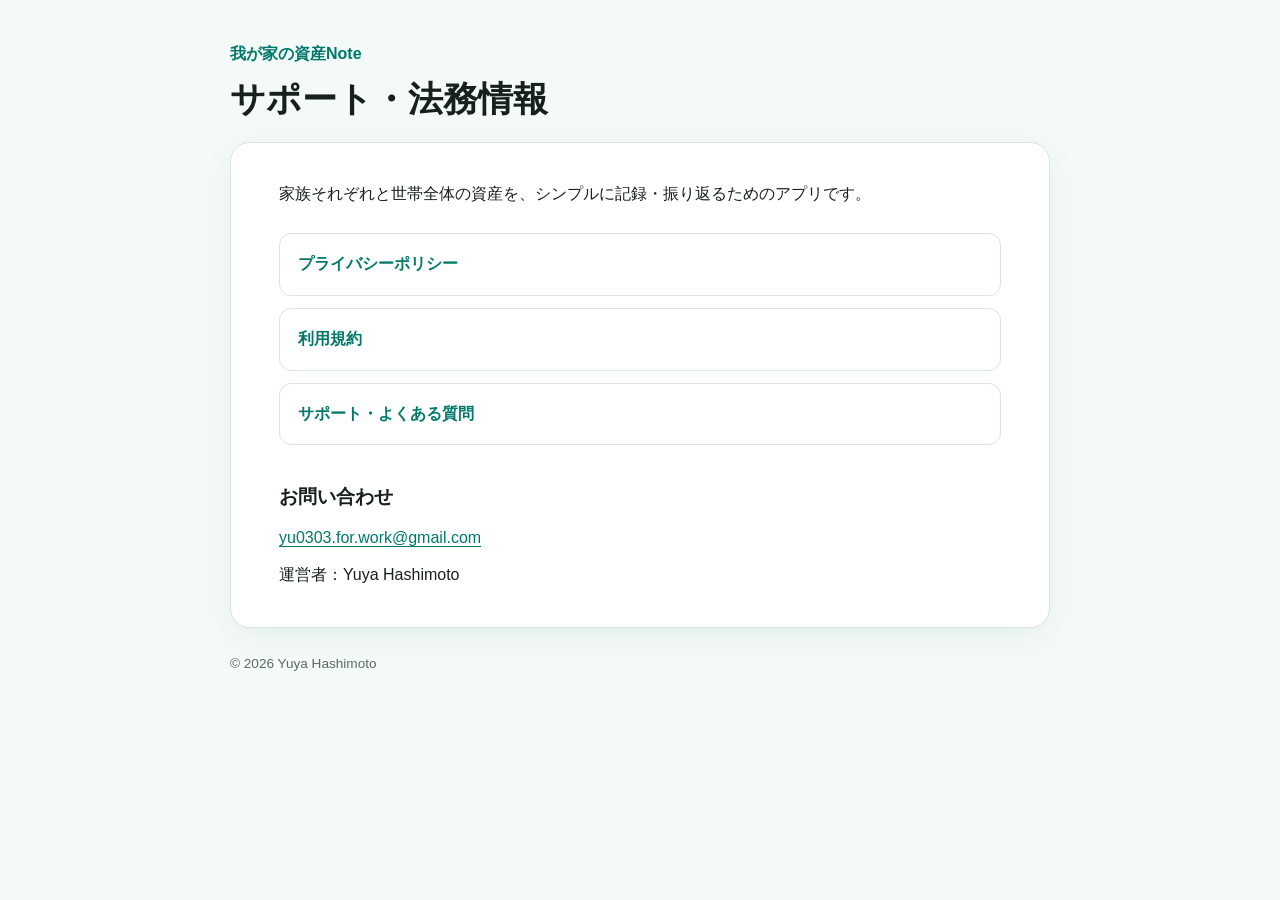
<file: index.html>
<!doctype html>
<html lang="ja">
<head>
  <meta charset="utf-8">
  <meta name="viewport" content="width=device-width,initial-scale=1">
  <meta name="description" content="我が家の資産Noteの公式サポート・法務情報">
  <title>我が家の資産Note｜サポート</title>
  <link rel="stylesheet" href="styles.css">
</head>
<body>
  <header><div class="brand">我が家の資産Note</div><h1>サポート・法務情報</h1></header>
  <main>
    <p>家族それぞれと世帯全体の資産を、シンプルに記録・振り返るためのアプリです。</p>
    <nav class="links" aria-label="サポート文書">
      <a href="privacy.html">プライバシーポリシー</a>
      <a href="terms.html">利用規約</a>
      <a href="support.html">サポート・よくある質問</a>
    </nav>
    <h2>お問い合わせ</h2>
    <p><a href="mailto:yu0303.for.work@gmail.com">yu0303.for.work@gmail.com</a></p>
    <p>運営者：Yuya Hashimoto</p>
  </main>
  <footer>© 2026 Yuya Hashimoto</footer>
</body>
</html>
</file>
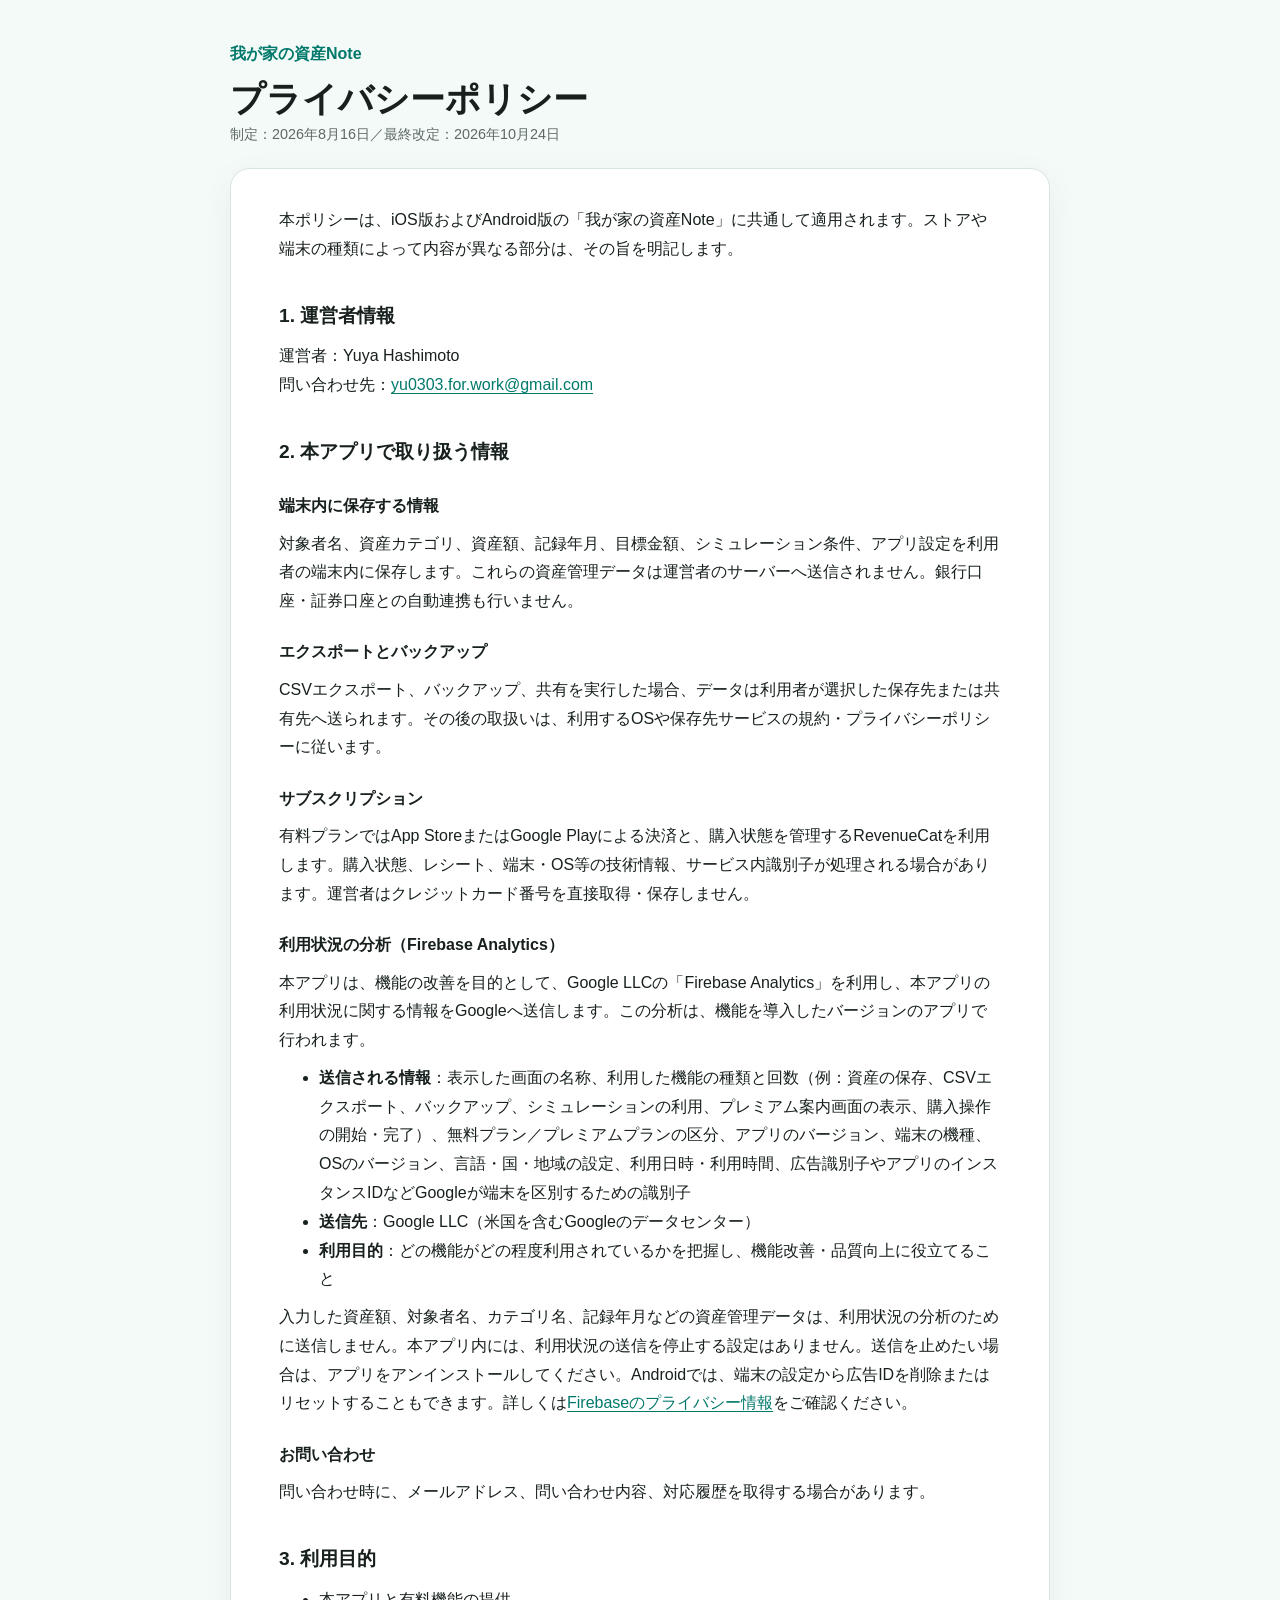
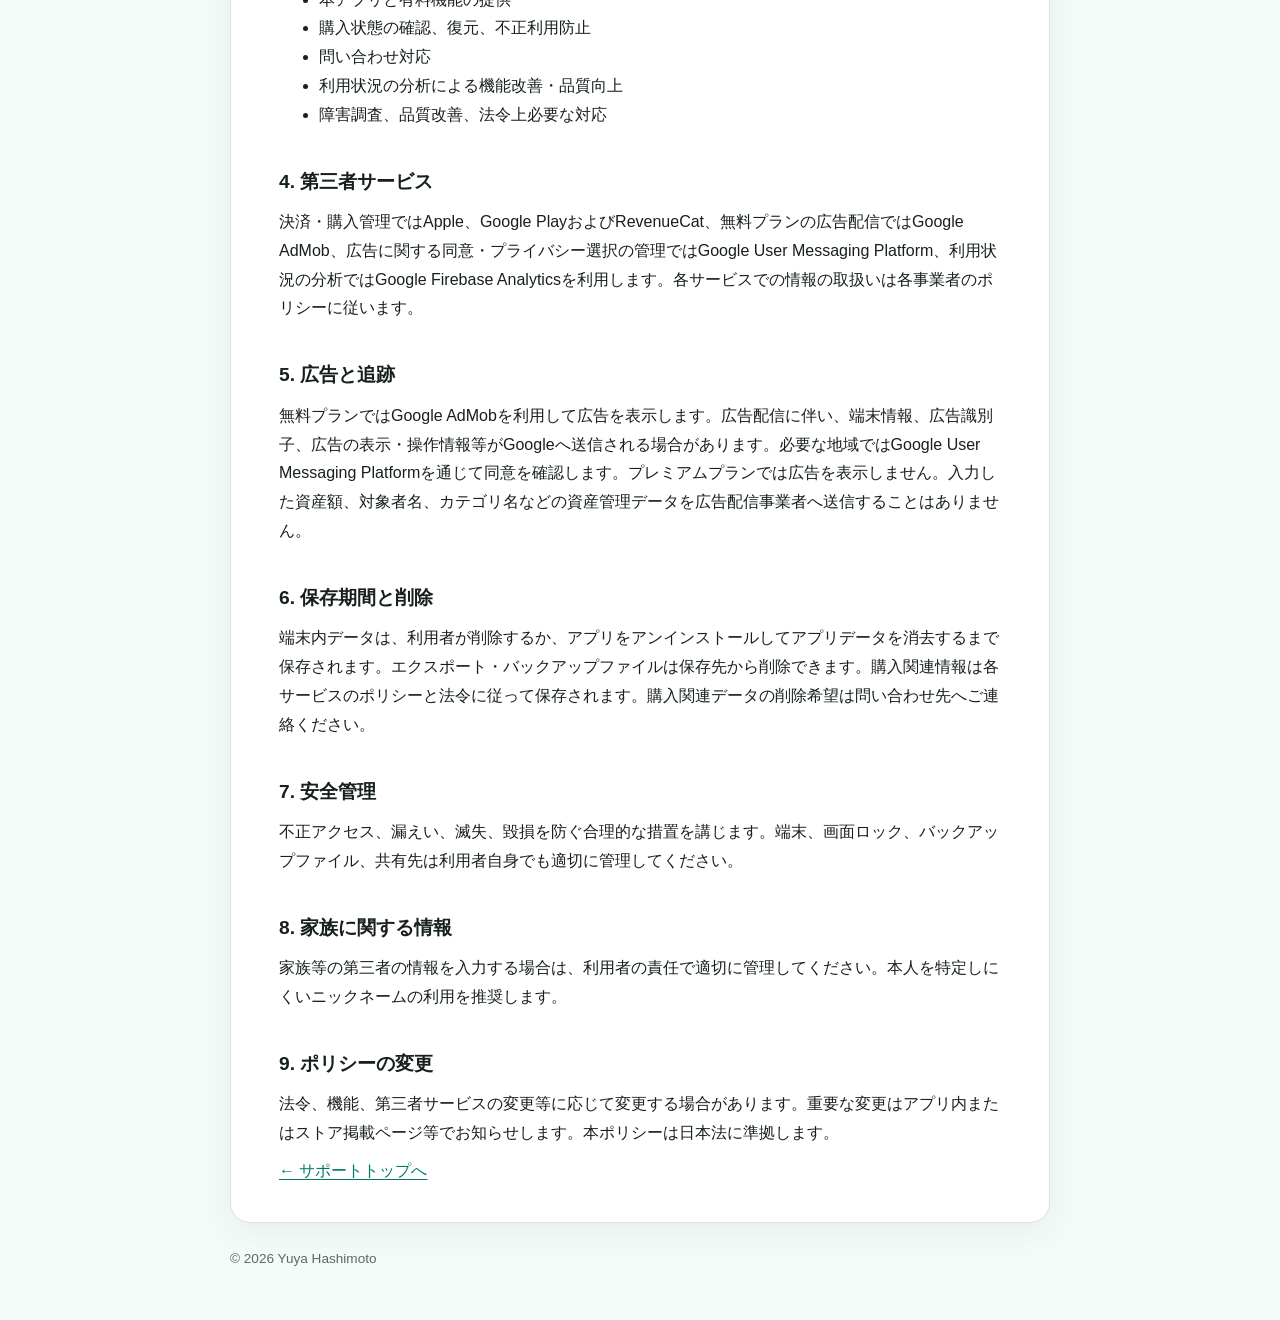
<file: privacy.html>
<!doctype html>
<html lang="ja">
<head><meta charset="utf-8"><meta name="viewport" content="width=device-width,initial-scale=1"><title>プライバシーポリシー｜我が家の資産Note</title><link rel="stylesheet" href="styles.css"></head>
<body>
  <header><div class="brand">我が家の資産Note</div><h1>プライバシーポリシー</h1><div class="updated">制定：2026年8月16日／最終改定：2026年10月24日</div></header>
  <main>
    <p>本ポリシーは、iOS版およびAndroid版の「我が家の資産Note」に共通して適用されます。ストアや端末の種類によって内容が異なる部分は、その旨を明記します。</p>
    <h2>1. 運営者情報</h2><p>運営者：Yuya Hashimoto<br>問い合わせ先：<a href="mailto:yu0303.for.work@gmail.com">yu0303.for.work@gmail.com</a></p>
    <h2>2. 本アプリで取り扱う情報</h2>
    <h3>端末内に保存する情報</h3><p>対象者名、資産カテゴリ、資産額、記録年月、目標金額、シミュレーション条件、アプリ設定を利用者の端末内に保存します。これらの資産管理データは運営者のサーバーへ送信されません。銀行口座・証券口座との自動連携も行いません。</p>
    <h3>エクスポートとバックアップ</h3><p>CSVエクスポート、バックアップ、共有を実行した場合、データは利用者が選択した保存先または共有先へ送られます。その後の取扱いは、利用するOSや保存先サービスの規約・プライバシーポリシーに従います。</p>
    <h3>サブスクリプション</h3><p>有料プランではApp StoreまたはGoogle Playによる決済と、購入状態を管理するRevenueCatを利用します。購入状態、レシート、端末・OS等の技術情報、サービス内識別子が処理される場合があります。運営者はクレジットカード番号を直接取得・保存しません。</p>
    <h3>利用状況の分析（Firebase Analytics）</h3><p>本アプリは、機能の改善を目的として、Google LLCの「Firebase Analytics」を利用し、本アプリの利用状況に関する情報をGoogleへ送信します。この分析は、機能を導入したバージョンのアプリで行われます。</p><ul><li><strong>送信される情報</strong>：表示した画面の名称、利用した機能の種類と回数（例：資産の保存、CSVエクスポート、バックアップ、シミュレーションの利用、プレミアム案内画面の表示、購入操作の開始・完了）、無料プラン／プレミアムプランの区分、アプリのバージョン、端末の機種、OSのバージョン、言語・国・地域の設定、利用日時・利用時間、広告識別子やアプリのインスタンスIDなどGoogleが端末を区別するための識別子</li><li><strong>送信先</strong>：Google LLC（米国を含むGoogleのデータセンター）</li><li><strong>利用目的</strong>：どの機能がどの程度利用されているかを把握し、機能改善・品質向上に役立てること</li></ul><p>入力した資産額、対象者名、カテゴリ名、記録年月などの資産管理データは、利用状況の分析のために送信しません。本アプリ内には、利用状況の送信を停止する設定はありません。送信を止めたい場合は、アプリをアンインストールしてください。Androidでは、端末の設定から広告IDを削除またはリセットすることもできます。詳しくは<a href="https://firebase.google.com/support/privacy">Firebaseのプライバシー情報</a>をご確認ください。</p>
    <h3>お問い合わせ</h3><p>問い合わせ時に、メールアドレス、問い合わせ内容、対応履歴を取得する場合があります。</p>
    <h2>3. 利用目的</h2><ul><li>本アプリと有料機能の提供</li><li>購入状態の確認、復元、不正利用防止</li><li>問い合わせ対応</li><li>利用状況の分析による機能改善・品質向上</li><li>障害調査、品質改善、法令上必要な対応</li></ul>
    <h2>4. 第三者サービス</h2><p>決済・購入管理ではApple、Google PlayおよびRevenueCat、無料プランの広告配信ではGoogle AdMob、広告に関する同意・プライバシー選択の管理ではGoogle User Messaging Platform、利用状況の分析ではGoogle Firebase Analyticsを利用します。各サービスでの情報の取扱いは各事業者のポリシーに従います。</p>
    <h2>5. 広告と追跡</h2><p>無料プランではGoogle AdMobを利用して広告を表示します。広告配信に伴い、端末情報、広告識別子、広告の表示・操作情報等がGoogleへ送信される場合があります。必要な地域ではGoogle User Messaging Platformを通じて同意を確認します。プレミアムプランでは広告を表示しません。入力した資産額、対象者名、カテゴリ名などの資産管理データを広告配信事業者へ送信することはありません。</p>
    <h2>6. 保存期間と削除</h2><p>端末内データは、利用者が削除するか、アプリをアンインストールしてアプリデータを消去するまで保存されます。エクスポート・バックアップファイルは保存先から削除できます。購入関連情報は各サービスのポリシーと法令に従って保存されます。購入関連データの削除希望は問い合わせ先へご連絡ください。</p>
    <h2>7. 安全管理</h2><p>不正アクセス、漏えい、滅失、毀損を防ぐ合理的な措置を講じます。端末、画面ロック、バックアップファイル、共有先は利用者自身でも適切に管理してください。</p>
    <h2>8. 家族に関する情報</h2><p>家族等の第三者の情報を入力する場合は、利用者の責任で適切に管理してください。本人を特定しにくいニックネームの利用を推奨します。</p>
    <h2>9. ポリシーの変更</h2><p>法令、機能、第三者サービスの変更等に応じて変更する場合があります。重要な変更はアプリ内またはストア掲載ページ等でお知らせします。本ポリシーは日本法に準拠します。</p>
    <p><a href="index.html">← サポートトップへ</a></p>
  </main><footer>© 2026 Yuya Hashimoto</footer>
</body></html>
</file>
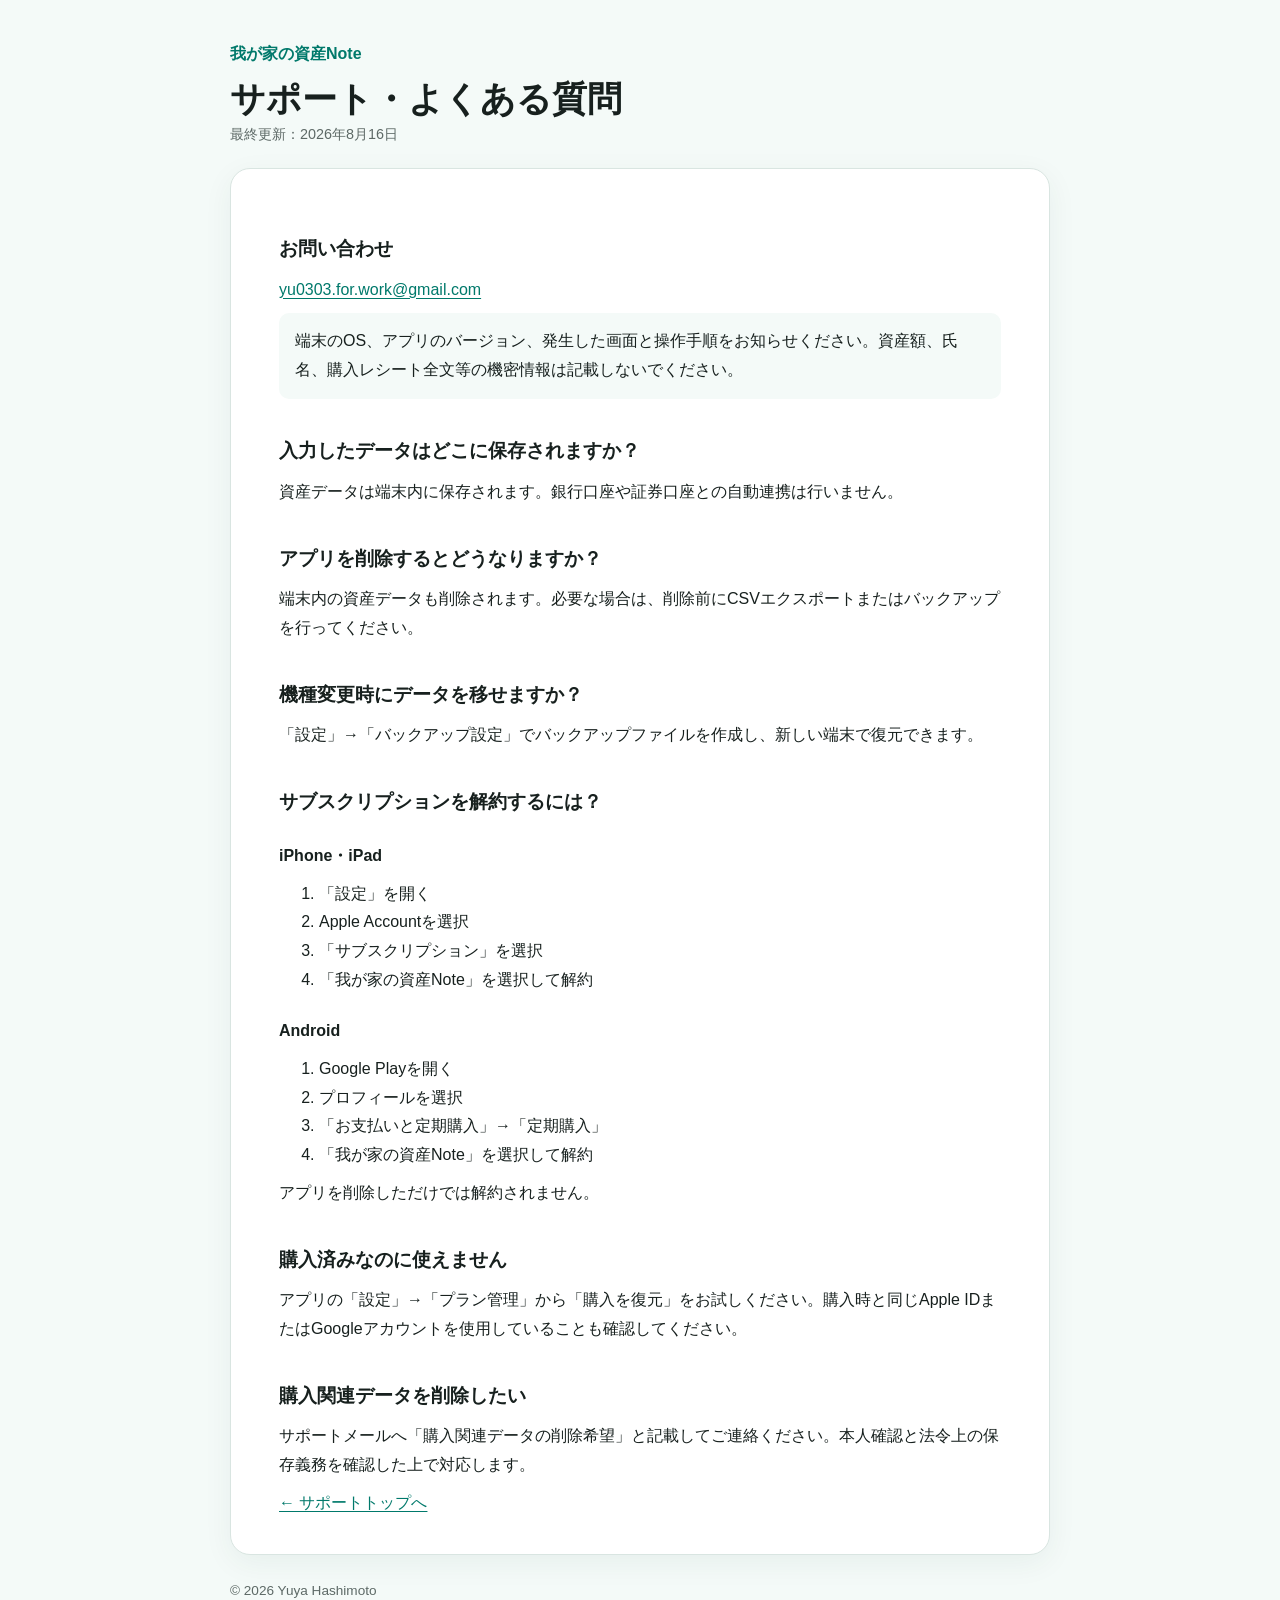
<file: support.html>
<!doctype html>
<html lang="ja">
<head><meta charset="utf-8"><meta name="viewport" content="width=device-width,initial-scale=1"><title>サポート｜我が家の資産Note</title><link rel="stylesheet" href="styles.css"></head>
<body>
  <header><div class="brand">我が家の資産Note</div><h1>サポート・よくある質問</h1><div class="updated">最終更新：2026年8月16日</div></header>
  <main>
    <h2>お問い合わせ</h2><p><a href="mailto:yu0303.for.work@gmail.com">yu0303.for.work@gmail.com</a></p><p class="notice">端末のOS、アプリのバージョン、発生した画面と操作手順をお知らせください。資産額、氏名、購入レシート全文等の機密情報は記載しないでください。</p>
    <h2>入力したデータはどこに保存されますか？</h2><p>資産データは端末内に保存されます。銀行口座や証券口座との自動連携は行いません。</p>
    <h2>アプリを削除するとどうなりますか？</h2><p>端末内の資産データも削除されます。必要な場合は、削除前にCSVエクスポートまたはバックアップを行ってください。</p>
    <h2>機種変更時にデータを移せますか？</h2><p>「設定」→「バックアップ設定」でバックアップファイルを作成し、新しい端末で復元できます。</p>
    <h2>サブスクリプションを解約するには？</h2><h3>iPhone・iPad</h3><ol><li>「設定」を開く</li><li>Apple Accountを選択</li><li>「サブスクリプション」を選択</li><li>「我が家の資産Note」を選択して解約</li></ol><h3>Android</h3><ol><li>Google Playを開く</li><li>プロフィールを選択</li><li>「お支払いと定期購入」→「定期購入」</li><li>「我が家の資産Note」を選択して解約</li></ol><p>アプリを削除しただけでは解約されません。</p>
    <h2>購入済みなのに使えません</h2><p>アプリの「設定」→「プラン管理」から「購入を復元」をお試しください。購入時と同じApple IDまたはGoogleアカウントを使用していることも確認してください。</p>
    <h2>購入関連データを削除したい</h2><p>サポートメールへ「購入関連データの削除希望」と記載してご連絡ください。本人確認と法令上の保存義務を確認した上で対応します。</p>
    <p><a href="index.html">← サポートトップへ</a></p>
  </main><footer>© 2026 Yuya Hashimoto</footer>
</body></html>
</file>
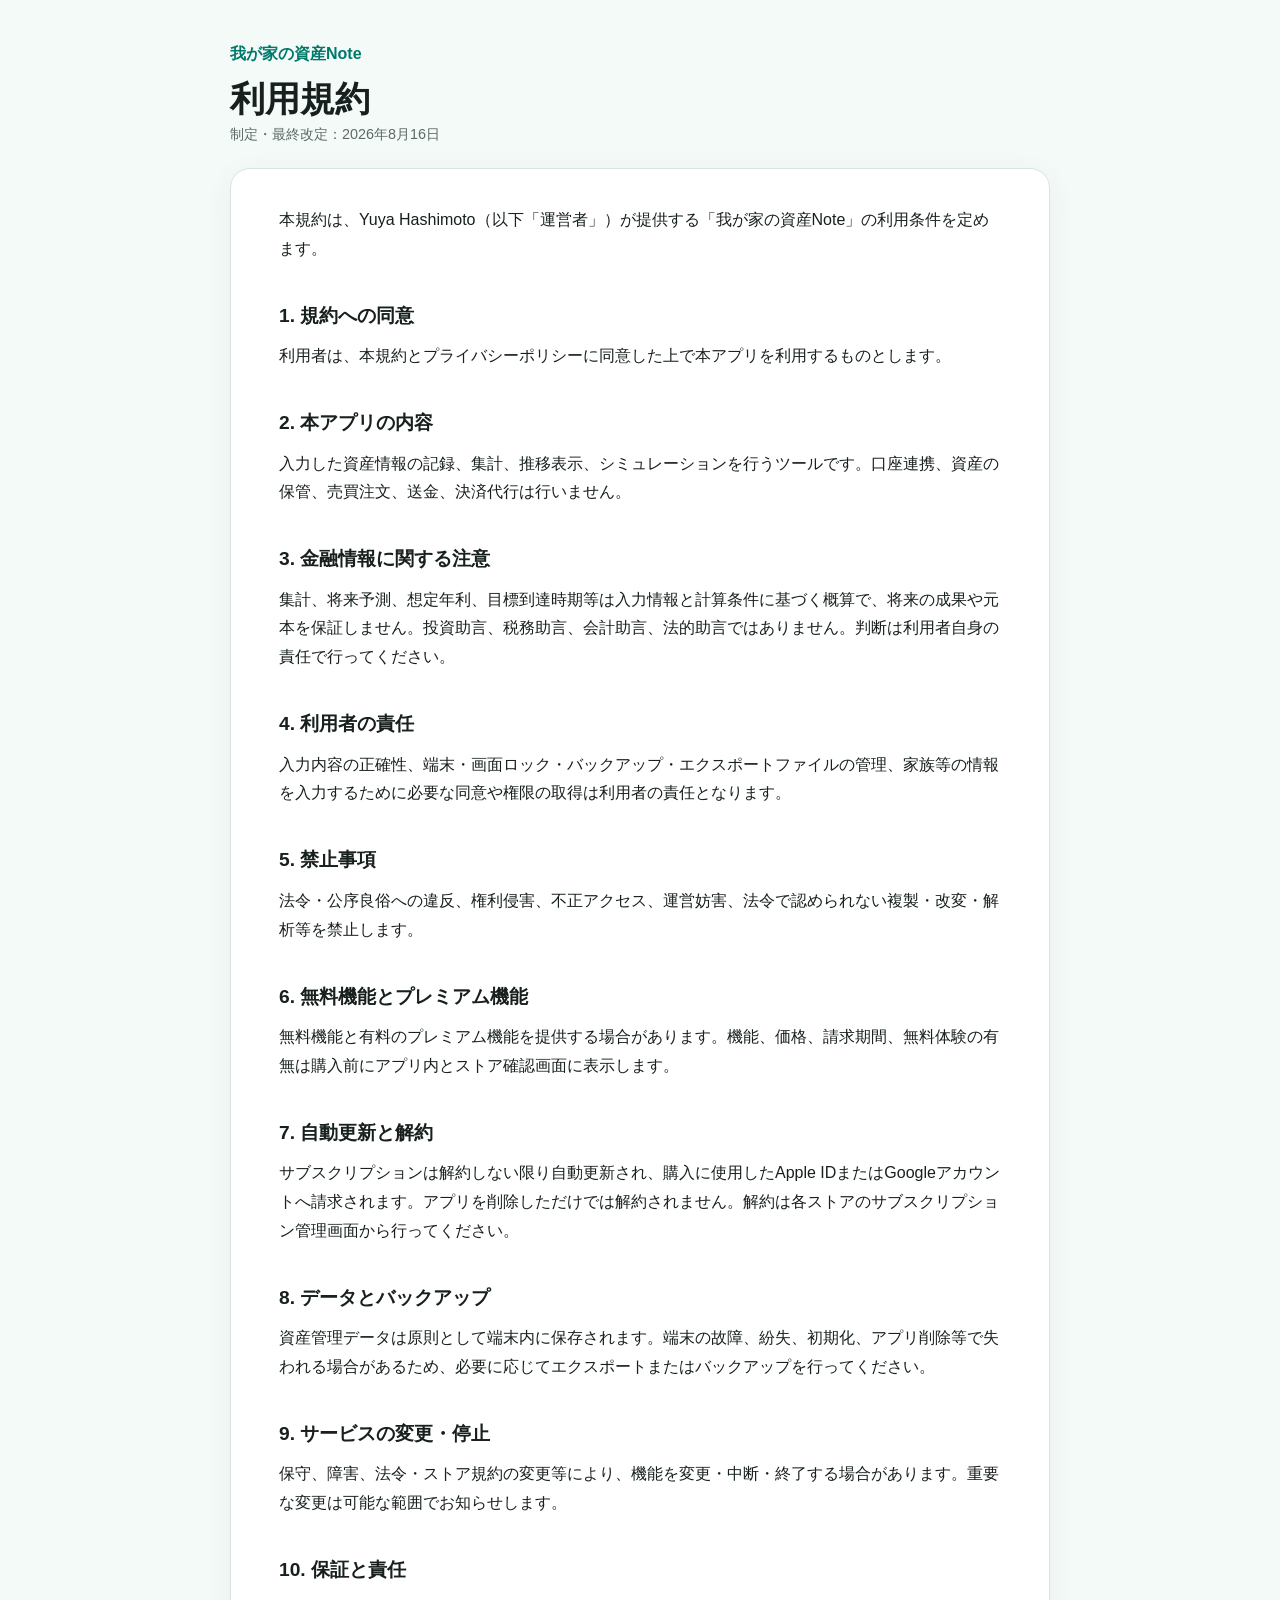
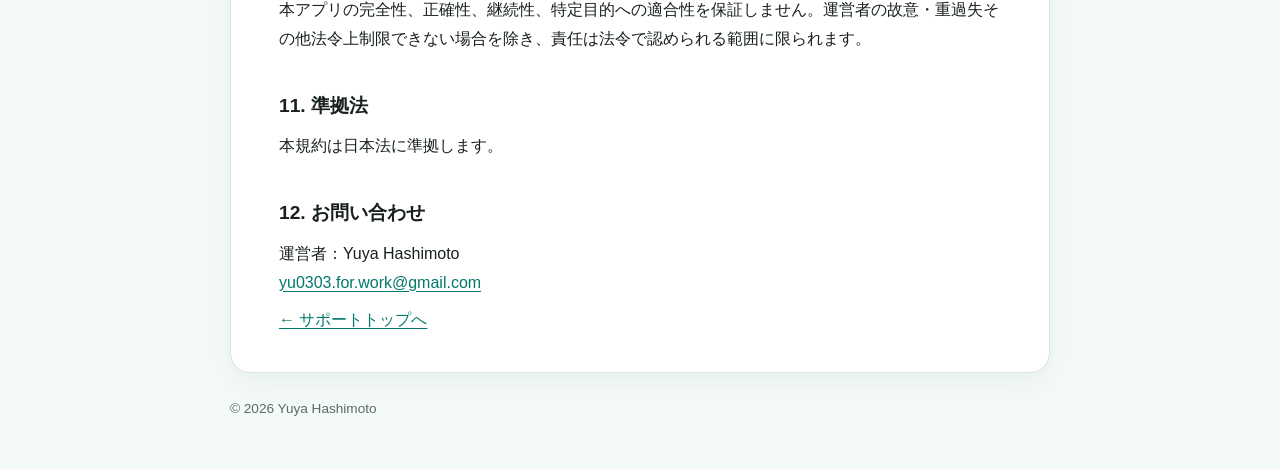
<file: terms.html>
<!doctype html>
<html lang="ja">
<head><meta charset="utf-8"><meta name="viewport" content="width=device-width,initial-scale=1"><title>利用規約｜我が家の資産Note</title><link rel="stylesheet" href="styles.css"></head>
<body>
  <header><div class="brand">我が家の資産Note</div><h1>利用規約</h1><div class="updated">制定・最終改定：2026年8月16日</div></header>
  <main>
    <p>本規約は、Yuya Hashimoto（以下「運営者」）が提供する「我が家の資産Note」の利用条件を定めます。</p>
    <h2>1. 規約への同意</h2><p>利用者は、本規約とプライバシーポリシーに同意した上で本アプリを利用するものとします。</p>
    <h2>2. 本アプリの内容</h2><p>入力した資産情報の記録、集計、推移表示、シミュレーションを行うツールです。口座連携、資産の保管、売買注文、送金、決済代行は行いません。</p>
    <h2>3. 金融情報に関する注意</h2><p>集計、将来予測、想定年利、目標到達時期等は入力情報と計算条件に基づく概算で、将来の成果や元本を保証しません。投資助言、税務助言、会計助言、法的助言ではありません。判断は利用者自身の責任で行ってください。</p>
    <h2>4. 利用者の責任</h2><p>入力内容の正確性、端末・画面ロック・バックアップ・エクスポートファイルの管理、家族等の情報を入力するために必要な同意や権限の取得は利用者の責任となります。</p>
    <h2>5. 禁止事項</h2><p>法令・公序良俗への違反、権利侵害、不正アクセス、運営妨害、法令で認められない複製・改変・解析等を禁止します。</p>
    <h2>6. 無料機能とプレミアム機能</h2><p>無料機能と有料のプレミアム機能を提供する場合があります。機能、価格、請求期間、無料体験の有無は購入前にアプリ内とストア確認画面に表示します。</p>
    <h2>7. 自動更新と解約</h2><p>サブスクリプションは解約しない限り自動更新され、購入に使用したApple IDまたはGoogleアカウントへ請求されます。アプリを削除しただけでは解約されません。解約は各ストアのサブスクリプション管理画面から行ってください。</p>
    <h2>8. データとバックアップ</h2><p>資産管理データは原則として端末内に保存されます。端末の故障、紛失、初期化、アプリ削除等で失われる場合があるため、必要に応じてエクスポートまたはバックアップを行ってください。</p>
    <h2>9. サービスの変更・停止</h2><p>保守、障害、法令・ストア規約の変更等により、機能を変更・中断・終了する場合があります。重要な変更は可能な範囲でお知らせします。</p>
    <h2>10. 保証と責任</h2><p>本アプリの完全性、正確性、継続性、特定目的への適合性を保証しません。運営者の故意・重過失その他法令上制限できない場合を除き、責任は法令で認められる範囲に限られます。</p>
    <h2>11. 準拠法</h2><p>本規約は日本法に準拠します。</p>
    <h2>12. お問い合わせ</h2><p>運営者：Yuya Hashimoto<br><a href="mailto:yu0303.for.work@gmail.com">yu0303.for.work@gmail.com</a></p>
    <p><a href="index.html">← サポートトップへ</a></p>
  </main><footer>© 2026 Yuya Hashimoto</footer>
</body></html>
</file>
<file: styles.css>
:root {
  color-scheme: light dark;
  --accent: #00796b;
  --surface: #ffffff;
  --background: #f4faf8;
  --text: #17201e;
  --muted: #5d6966;
  --border: #d9e5e1;
}

* { box-sizing: border-box; }

body {
  margin: 0;
  background: var(--background);
  color: var(--text);
  font-family: -apple-system, BlinkMacSystemFont, "Hiragino Sans", "Yu Gothic", sans-serif;
  line-height: 1.8;
}

header, main, footer {
  width: min(100% - 32px, 820px);
  margin-inline: auto;
}

header { padding: 40px 0 20px; }
main {
  padding: 28px clamp(20px, 5vw, 48px);
  background: var(--surface);
  border: 1px solid var(--border);
  border-radius: 20px;
  box-shadow: 0 8px 30px rgb(0 60 50 / 6%);
}
footer { padding: 24px 0 48px; color: var(--muted); font-size: .85rem; }

h1 { margin: 0; font-size: clamp(1.65rem, 5vw, 2.2rem); line-height: 1.35; }
h2 { margin: 2.2rem 0 .55rem; font-size: 1.2rem; }
h3 { margin: 1.4rem 0 .4rem; font-size: 1rem; }
p, ul, ol { margin: .55rem 0; }
a { color: var(--accent); text-underline-offset: 3px; }
.brand { color: var(--accent); font-weight: 700; margin-bottom: 6px; }
.updated { color: var(--muted); font-size: .9rem; }
.links { display: grid; gap: 12px; margin-top: 24px; }
.links a {
  display: block;
  padding: 16px 18px;
  border: 1px solid var(--border);
  border-radius: 12px;
  text-decoration: none;
  font-weight: 600;
}
.notice { padding: 14px 16px; background: var(--background); border-radius: 10px; }

@media (prefers-color-scheme: dark) {
  :root {
    --accent: #63d6bf;
    --surface: #17201e;
    --background: #0e1513;
    --text: #eef7f4;
    --muted: #afbfba;
    --border: #34433f;
  }
}
</file>
